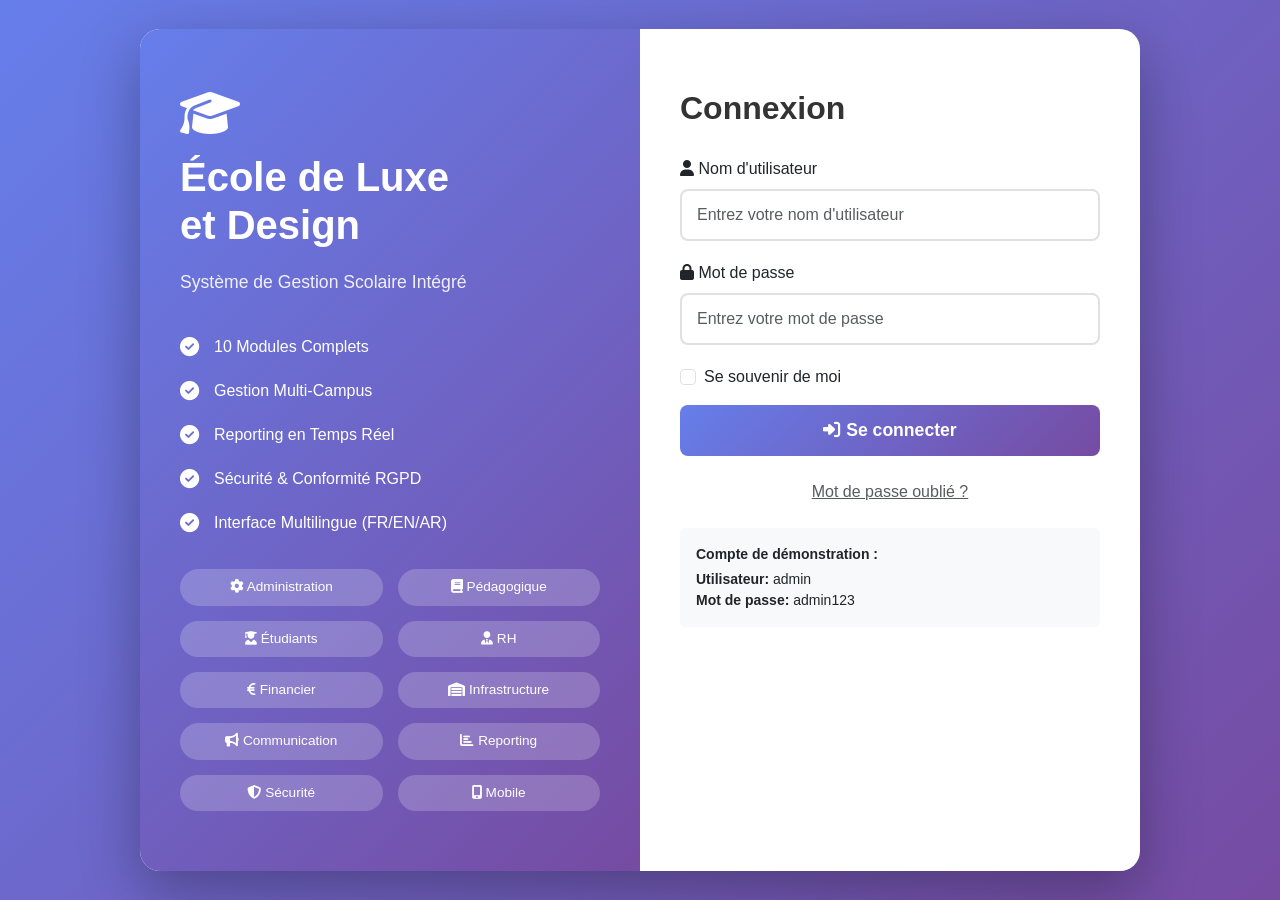
<file: templates/index_integrated.html>
<!DOCTYPE html>
<html lang="fr">
<head>
    <meta charset="UTF-8">
    <meta name="viewport" content="width=device-width, initial-scale=1.0">
    <title>École de Luxe et Design - School Management System</title>

    <!-- Bootstrap CSS -->
    <link href="https://cdn.jsdelivr.net/npm/bootstrap@5.3.0/dist/css/bootstrap.min.css" rel="stylesheet">
    <!-- Font Awesome -->
    <link rel="stylesheet" href="https://cdnjs.cloudflare.com/ajax/libs/font-awesome/6.4.0/css/all.min.css">

    <style>
        body {
            font-family: 'Segoe UI', Tahoma, Geneva, Verdana, sans-serif;
            background: linear-gradient(135deg, #667eea 0%, #764ba2 100%);
            min-height: 100vh;
            display: flex;
            align-items: center;
            justify-content: center;
        }

        .login-container {
            background: white;
            border-radius: 20px;
            box-shadow: 0 20px 60px rgba(0,0,0,0.3);
            overflow: hidden;
            max-width: 1000px;
            width: 90%;
            display: flex;
        }

        .login-left {
            flex: 1;
            background: linear-gradient(135deg, #667eea 0%, #764ba2 100%);
            color: white;
            padding: 60px 40px;
            display: flex;
            flex-direction: column;
            justify-content: center;
        }

        .login-left h1 {
            font-size: 2.5rem;
            font-weight: bold;
            margin-bottom: 20px;
        }

        .login-left p {
            font-size: 1.1rem;
            opacity: 0.9;
            margin-bottom: 30px;
        }

        .feature-list {
            list-style: none;
            padding: 0;
        }

        .feature-list li {
            padding: 10px 0;
            display: flex;
            align-items: center;
        }

        .feature-list i {
            margin-right: 15px;
            font-size: 1.2rem;
        }

        .login-right {
            flex: 1;
            padding: 60px 40px;
        }

        .login-right h2 {
            color: #333;
            margin-bottom: 30px;
            font-weight: 600;
        }

        .form-control {
            padding: 12px 15px;
            border-radius: 8px;
            border: 2px solid #e0e0e0;
            margin-bottom: 20px;
        }

        .form-control:focus {
            border-color: #667eea;
            box-shadow: 0 0 0 0.2rem rgba(102, 126, 234, 0.25);
        }

        .btn-login {
            width: 100%;
            padding: 12px;
            background: linear-gradient(135deg, #667eea 0%, #764ba2 100%);
            border: none;
            border-radius: 8px;
            color: white;
            font-weight: 600;
            font-size: 1.1rem;
            transition: all 0.3s;
        }

        .btn-login:hover {
            transform: translateY(-2px);
            box-shadow: 0 5px 15px rgba(102, 126, 234, 0.4);
        }

        .alert {
            border-radius: 8px;
            padding: 12px 15px;
        }

        @media (max-width: 768px) {
            .login-container {
                flex-direction: column;
            }

            .login-left {
                padding: 40px 30px;
            }

            .login-right {
                padding: 40px 30px;
            }
        }

        .modules-grid {
            display: grid;
            grid-template-columns: repeat(2, 1fr);
            gap: 15px;
            margin-top: 30px;
        }

        .module-badge {
            background: rgba(255, 255, 255, 0.2);
            padding: 8px 15px;
            border-radius: 20px;
            font-size: 0.85rem;
            text-align: center;
        }
    </style>
</head>
<body>
    <div class="login-container">
        <!-- Left Side - Branding -->
        <div class="login-left">
            <div>
                <i class="fas fa-graduation-cap fa-3x mb-3"></i>
                <h1>École de Luxe<br>et Design</h1>
                <p>Système de Gestion Scolaire Intégré</p>

                <ul class="feature-list">
                    <li>
                        <i class="fas fa-check-circle"></i>
                        <span>10 Modules Complets</span>
                    </li>
                    <li>
                        <i class="fas fa-check-circle"></i>
                        <span>Gestion Multi-Campus</span>
                    </li>
                    <li>
                        <i class="fas fa-check-circle"></i>
                        <span>Reporting en Temps Réel</span>
                    </li>
                    <li>
                        <i class="fas fa-check-circle"></i>
                        <span>Sécurité & Conformité RGPD</span>
                    </li>
                    <li>
                        <i class="fas fa-check-circle"></i>
                        <span>Interface Multilingue (FR/EN/AR)</span>
                    </li>
                </ul>

                <div class="modules-grid mt-4">
                    <div class="module-badge">
                        <i class="fas fa-cog"></i> Administration
                    </div>
                    <div class="module-badge">
                        <i class="fas fa-book"></i> Pédagogique
                    </div>
                    <div class="module-badge">
                        <i class="fas fa-user-graduate"></i> Étudiants
                    </div>
                    <div class="module-badge">
                        <i class="fas fa-user-tie"></i> RH
                    </div>
                    <div class="module-badge">
                        <i class="fas fa-euro-sign"></i> Financier
                    </div>
                    <div class="module-badge">
                        <i class="fas fa-warehouse"></i> Infrastructure
                    </div>
                    <div class="module-badge">
                        <i class="fas fa-bullhorn"></i> Communication
                    </div>
                    <div class="module-badge">
                        <i class="fas fa-chart-bar"></i> Reporting
                    </div>
                    <div class="module-badge">
                        <i class="fas fa-shield-alt"></i> Sécurité
                    </div>
                    <div class="module-badge">
                        <i class="fas fa-mobile-alt"></i> Mobile
                    </div>
                </div>
            </div>
        </div>

        <!-- Right Side - Login Form -->
        <div class="login-right">
            <h2>Connexion</h2>

            <div id="alert-container"></div>

            <form id="loginForm">
                <div class="mb-3">
                    <label class="form-label">
                        <i class="fas fa-user"></i> Nom d'utilisateur
                    </label>
                    <input type="text" class="form-control" id="username" placeholder="Entrez votre nom d'utilisateur" required>
                </div>

                <div class="mb-3">
                    <label class="form-label">
                        <i class="fas fa-lock"></i> Mot de passe
                    </label>
                    <input type="password" class="form-control" id="password" placeholder="Entrez votre mot de passe" required>
                </div>

                <div class="mb-3 form-check">
                    <input type="checkbox" class="form-check-input" id="remember">
                    <label class="form-check-label" for="remember">
                        Se souvenir de moi
                    </label>
                </div>

                <button type="submit" class="btn btn-login">
                    <i class="fas fa-sign-in-alt"></i> Se connecter
                </button>
            </form>

            <div class="mt-4 text-center">
                <a href="#" class="text-muted">Mot de passe oublié ?</a>
            </div>

            <div class="mt-4 p-3 bg-light rounded">
                <p class="mb-1 small"><strong>Compte de démonstration :</strong></p>
                <p class="mb-0 small">
                    <strong>Utilisateur:</strong> admin<br>
                    <strong>Mot de passe:</strong> admin123
                </p>
            </div>
        </div>
    </div>

    <!-- Bootstrap JS -->
    <script src="https://cdn.jsdelivr.net/npm/bootstrap@5.3.0/dist/js/bootstrap.bundle.min.js"></script>

    <script>
        document.getElementById('loginForm').addEventListener('submit', async function(e) {
            e.preventDefault();

            const username = document.getElementById('username').value;
            const password = document.getElementById('password').value;

            try {
                const response = await fetch('/api/auth/login', {
                    method: 'POST',
                    headers: {
                        'Content-Type': 'application/json'
                    },
                    body: JSON.stringify({ username, password })
                });

                const data = await response.json();

                if (response.ok) {
                    showAlert('Connexion réussie! Redirection...', 'success');
                    setTimeout(() => {
                        window.location.href = '/dashboard';
                    }, 1000);
                } else {
                    showAlert(data.error || 'Échec de la connexion', 'danger');
                }
            } catch (error) {
                showAlert('Erreur de connexion au serveur', 'danger');
            }
        });

        function showAlert(message, type) {
            const alertContainer = document.getElementById('alert-container');
            alertContainer.innerHTML = `
                <div class="alert alert-${type} alert-dismissible fade show" role="alert">
                    ${message}
                    <button type="button" class="btn-close" data-bs-dismiss="alert"></button>
                </div>
            `;
        }
    </script>
</body>
</html>
</file>
